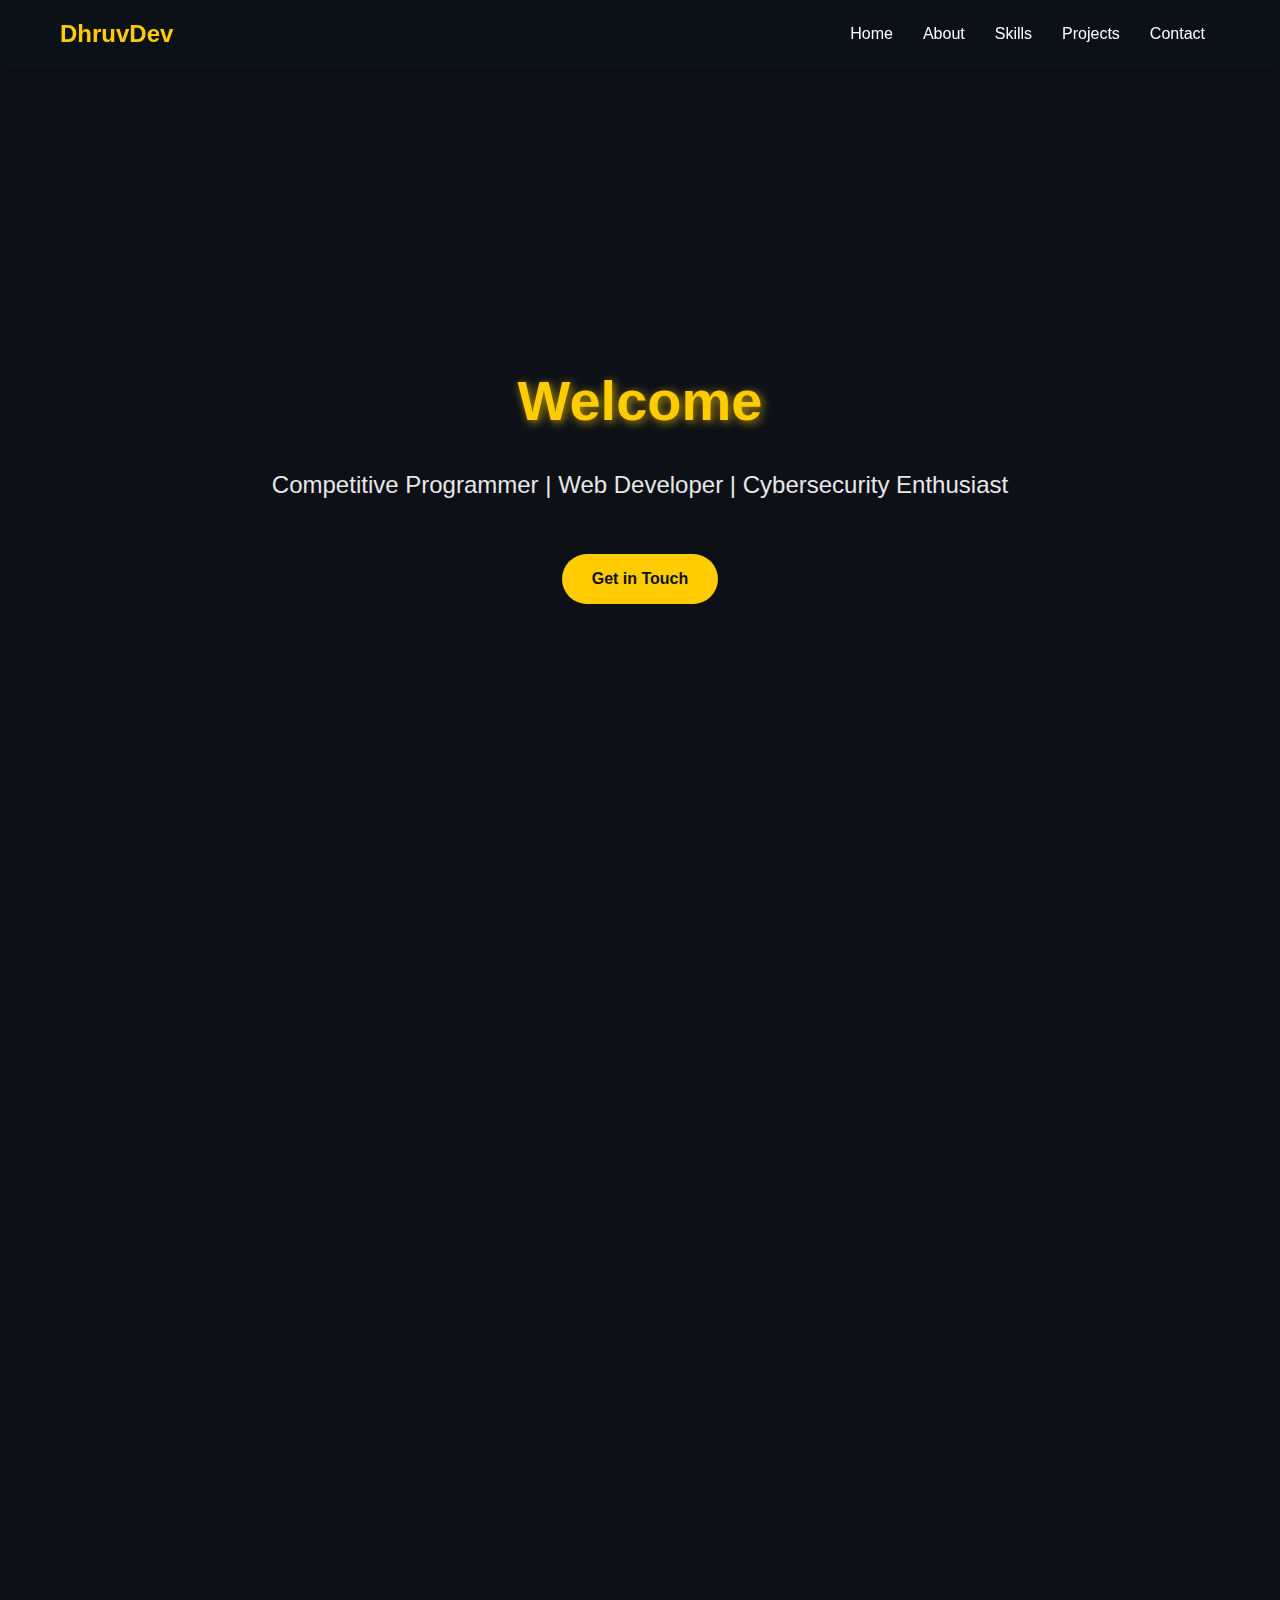
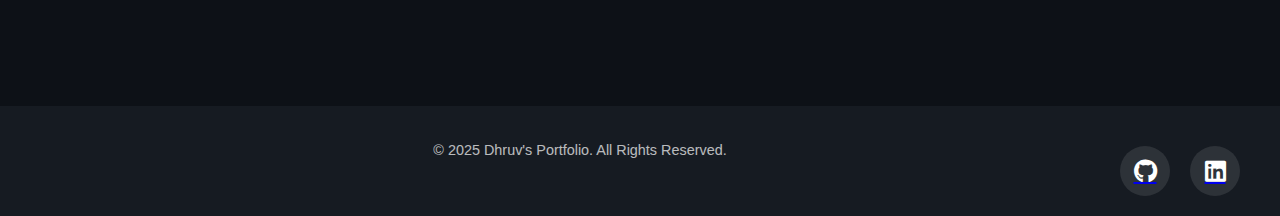
<file: index.html>
<!DOCTYPE html>
<html lang="en">

<head>
    <meta charset="UTF-8">
    <meta name="viewport" content="width=device-width, initial-scale=1.0">
    <title>Dhruv's Portfolio</title>
    <link rel="icon" type="image/png" href="PortfolioAssets\favicon\favicon-32x32.png">
    <link rel="stylesheet" href="styles.css">
    <link rel="stylesheet" href="https://cdnjs.cloudflare.com/ajax/libs/font-awesome/6.4.0/css/all.min.css">
</head>

<body>
    <nav>
        <div class="nav-container">
            <div class="logo">DhruvDev</div>
            <ul class="nav-links">
                <li><a href="#home">Home</a></li>
                <li><a href="#about">About</a></li>
                <li><a href="#skills">Skills</a></li>
                <li><a href="#projects">Projects</a></li>
                <li><a href="#contact">Contact</a></li>
            </ul>
        </div>
    </nav>

    <header id="home">
        <div class="container">
            <h1 id="typing-text" class="glow-text"></h1>
            <p class="subtitle">Competitive Programmer | Web Developer | Cybersecurity Enthusiast</p>
            <a href="#contact" class="cta-button">Get in Touch</a>
        </div>
    </header>

    <section id="about" class="fade-in">
        <div class="container">
            <h2>About Me</h2>
            <div class="about-content">
                <img src="PortfolioAssets\ProfilePicF.jpg" alt="Dhruv" class="profile-img">
                <div class="about-text">
                    <p>Hello! I'm Dhruv, a passionate developer with a keen interest in cybersecurity, backend development, and mobile app development using Flutter.</p>
                    <p>I love solving complex problems and creating efficient, user-friendly applications. My goal is to leverage technology to make a positive impact on the world.</p>
                    <p>When I'm not coding, you can find me exploring new technologies, listening to music or participating in hackathons</p>
                    <a href="PortfolioAssets\Resume_2ndYear.pdf" class="cta-button" download="Dhruv_Resume.pdf">Download Resume</a>
                </div>
            </div>
        </div>
    </section>

    <section id="skills" class="fade-in">
        <div class="container">
            <h2>My Skills</h2>
            <p>I've worked with a variety of technologies and continue to expand my skillset.</p>
            <div class="skills-container">
                <div class="skill">
                    <i class="fas fa-globe"></i>
                    <h3>Web Dev</h3>
                </div>
                <div class="skill">
                    <i class="fas fa-code"></i>
                    <h3>CP/DSA</h3>
                </div>
                <div class="skill">
                    <i class="fab fa-java"></i>
                    <h3>Java</h3>
                </div>
                <div class="skill">
                    <i class="fab fa-js"></i>
                    <h3>JavaScript</h3>
                </div>
                <div class="skill">
                    <i class="fab fa-node-js"></i>
                    <h3>Node.js</h3>
                </div>
                <div class="skill">
                    <i class="fas fa-database"></i>
                    <h3>MongoDB</h3>
                </div>
            </div>
        </div>
    </section>

    <section id="projects" class="fade-in">
        <div class="container">
            <h2>Projects</h2>
            <p>Here are some of the projects I've worked on recently.</p>
            <div class="projects-grid">
                <div class="project-card">
                    <h3>QR Code Generator</h3>
                    <p>Enter a link or text and generate a QR code that you can download and share.</p>
                    <div class="project-links">
                        <a href="qrcodegenerator.html"><i class="fas fa-external-link-alt"></i> Live DemoI</a>
                    </div>
                </div>
                <div class="project-card">
                    <h3>Bill Calculator and Splitter</h3>
                    <p>Enter the bill amount, the tip percentage and number of friends you're splitting it. All done in just a second.</p>
                    <div class="project-links">
                        <a href="billcalculator.html"><i class="fas fa-external-link-alt"></i> Live Demo</a>
                    </div>
                </div>
                <div class="project-card">
                    <h3>To-Do List</h3>
                    <p>Add your tasks for the day and stay organised with this user friendly to do list</p>
                    <div class="project-links">
                        <a href="ToDo.html"><i class="fas fa-external-link-alt"></i> Live Demo</a>
                    </div>
                </div>
                <div class="project-card">
                    <h3>Countdown Timer</h3>
                    <p>Count down to greatness with this minimalistic countdown timer</p>
                    <div class="project-links">
                        <a href="countdown-timer.html"><i class="fas fa-external-link-alt"></i> Live Demo</a>
                    </div>
                </div>
                <div class="project-card">
                    <h3>Password Strength Checker</h3>
                    <p>Make sure you're secure by checking how strong your password ranks on a simple, user friendly webpage</p>
                    <div class="project-links">
                        <a href="passwordStrengthChecker.html"><i class="fas fa-external-link-alt"></i> Live Demo</a>
                    </div>
                </div>
            </div>
        </div>
    </section>

    <section id="contact" class="fade-in">
        <div class="container">
            <h2>Contact Me</h2>
            <div class="contact-content">
                <p>I'm always open to new opportunities and collaborations. Feel free to reach out!</p>
                <p><i class="fas fa-envelope"></i> Email: dhruvsamuel05@gmail.com</p>
                <div class="social-links">
                    <a href="https://github.com/Embontooth"><i class="fab fa-github"></i></a>
                    <a href="https://www.linkedin.com/in/dhruv-samuel-0211a527a/"><i class="fab fa-linkedin"></i></a>
                    <a href="https://www.instagram.com/dhruv_samuel"><i class="fab fa-instagram"></i></a>
                </div>
            </div>
        </div>
    </section>

    <footer>
        <div class="footer-content">
            <p class="copyright">© 2025 Dhruv's Portfolio. All Rights Reserved.</p>
            <div class="social-links">
                <a href="#"><i class="fab fa-github"></i></a>
                <a href="#"><i class="fab fa-linkedin"></i></a>
            </div>
        </div>
    </footer>

    <script>
        // Typing effect
        const text = "Welcome to Dhruv's Portfolio";
        let index = 0;
        function typeEffect() {
            if (index < text.length) {
                document.getElementById("typing-text").textContent += text.charAt(index);
                index++;
                setTimeout(typeEffect, 100);
            }
        }

        // Fade-in animation for sections
        function fadeInOnScroll() {
            const elements = document.querySelectorAll('.fade-in');
            elements.forEach(element => {
                const elementTop = element.getBoundingClientRect().top;
                const elementBottom = element.getBoundingClientRect().bottom;
                const isVisible = (elementTop < window.innerHeight - 100) && (elementBottom >= 0);
                
                if (isVisible) {
                    element.classList.add('visible');
                }
            });
        }

        // Event listeners
        window.onload = function() {
            typeEffect();
            fadeInOnScroll();
        };

        window.addEventListener('scroll', fadeInOnScroll);
        
        // Smooth scrolling for navigation links
        document.querySelectorAll('a[href^="#"]').forEach(anchor => {
            anchor.addEventListener('click', function (e) {
                e.preventDefault();
                
                document.querySelector(this.getAttribute('href')).scrollIntoView({
                    behavior: 'smooth'
                });
            });
        });
    </script>
</body>

</html>
</file>
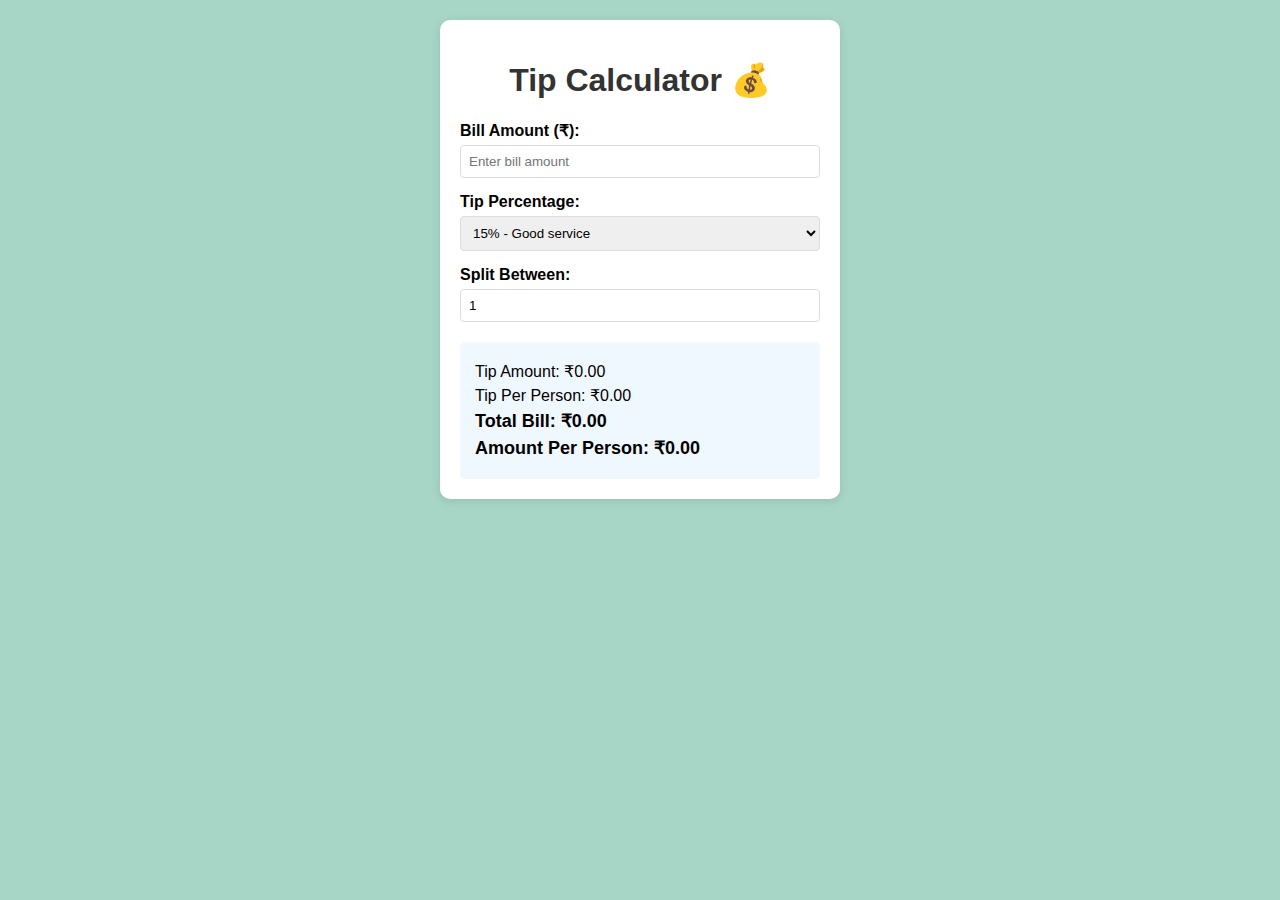
<file: billcalculator.html>
<!DOCTYPE html>
<html lang="en">
<head>
    <meta charset="UTF-8">
    <meta name="viewport" content="width=device-width, initial-scale=1.0">
    <title>Tip Calculator 💰</title>
    <style>
        body {
            font-family: Arial, sans-serif;
            max-width: 400px;
            margin: 0 auto;
            padding: 20px;
            background-color: #a7d5c6;
        }
        .calculator {
            background-color: white;
            border-radius: 10px;
            padding: 20px;
            box-shadow: 0 2px 10px rgba(0,0,0,0.1);
        }
        h1 {
            text-align: center;
            color: #333;
        }
        .input-group {
            margin-bottom: 15px;
        }
        label {
            display: block;
            margin-bottom: 5px;
            font-weight: bold;
        }
        input, select {
            width: 100%;
            padding: 8px;
            border: 1px solid #ddd;
            border-radius: 4px;
            box-sizing: border-box;
        }
        .result {
            margin-top: 20px;
            padding: 15px;
            background-color: #f0f8ff;
            border-radius: 5px;
        }
        .result p {
            margin: 5px 0;
            font-size: 16px;
        }
        .result .total {
            font-weight: bold;
            font-size: 18px;
        }
    </style>
</head>
<body>
    <div class="calculator">
        <h1>Tip Calculator 💰</h1>
        
        <div class="input-group">
            <label for="bill">Bill Amount (₹):</label>
            <input type="number" id="bill" min="0" placeholder="Enter bill amount">
        </div>
        
        <div class="input-group">
            <label for="tip">Tip Percentage:</label>
            <select id="tip">
                <option value="0.15">15% - Good service</option>
                <option value="0.18">18% - Great service</option>
                <option value="0.20">20% - Excellent service</option>
                <option value="0.25">25% - Outstanding service</option>
                <option value="0">Custom</option>
            </select>
        </div>
        
        <div class="input-group" id="custom-tip-container" style="display: none;">
            <label for="custom-tip">Custom Tip Percentage (%):</label>
            <input type="number" id="custom-tip" min="0" max="100" placeholder="Enter custom tip %">
        </div>
        
        <div class="input-group">
            <label for="people">Split Between:</label>
            <input type="number" id="people" min="1" value="1" placeholder="Number of people">
        </div>
        
        <div class="result">
            <p>Tip Amount: ₹<span id="tip-amount">0.00</span></p>
            <p>Tip Per Person: ₹<span id="tip-per-person">0.00</span></p>
            <p class="total">Total Bill: ₹<span id="total">0.00</span></p>
            <p class="total">Amount Per Person: ₹<span id="per-person">0.00</span></p>
        </div>
    </div>

    <script>
        // Get all the elements
        const billInput = document.getElementById('bill');
        const tipSelect = document.getElementById('tip');
        const customTipContainer = document.getElementById('custom-tip-container');
        const customTipInput = document.getElementById('custom-tip');
        const peopleInput = document.getElementById('people');
        const tipAmountSpan = document.getElementById('tip-amount');
        const tipPerPersonSpan = document.getElementById('tip-per-person');
        const totalSpan = document.getElementById('total');
        const perPersonSpan = document.getElementById('per-person');

        // Function to calculate and update values
        function calculateTip() {
            // Get bill amount
            const billAmount = parseFloat(billInput.value) || 0;
            
            // Get tip percentage
            let tipPercentage;
            if (tipSelect.value === "0") {
                tipPercentage = (parseFloat(customTipInput.value) || 0) / 100;
            } else {
                tipPercentage = parseFloat(tipSelect.value);
            }
            
            // Get number of people
            const numberOfPeople = parseInt(peopleInput.value) || 1;
            
            // Calculate tip and total
            const tipAmount = billAmount * tipPercentage;
            const totalAmount = billAmount + tipAmount;
            
            // Calculate per person amounts
            const tipPerPerson = tipAmount / numberOfPeople;
            const amountPerPerson = totalAmount / numberOfPeople;
            
            // Update the display
            tipAmountSpan.textContent = tipAmount.toFixed(2);
            tipPerPersonSpan.textContent = tipPerPerson.toFixed(2);
            totalSpan.textContent = totalAmount.toFixed(2);
            perPersonSpan.textContent = amountPerPerson.toFixed(2);
        }
        
        // Show/hide custom tip input based on selection
        tipSelect.addEventListener('change', function() {
            if (this.value === "0") {
                customTipContainer.style.display = "block";
            } else {
                customTipContainer.style.display = "none";
            }
            calculateTip();
        });
        
        // Add event listeners to inputs
        billInput.addEventListener('input', calculateTip);
        customTipInput.addEventListener('input', calculateTip);
        peopleInput.addEventListener('input', calculateTip);
    </script>
</body>
</html>
</file>
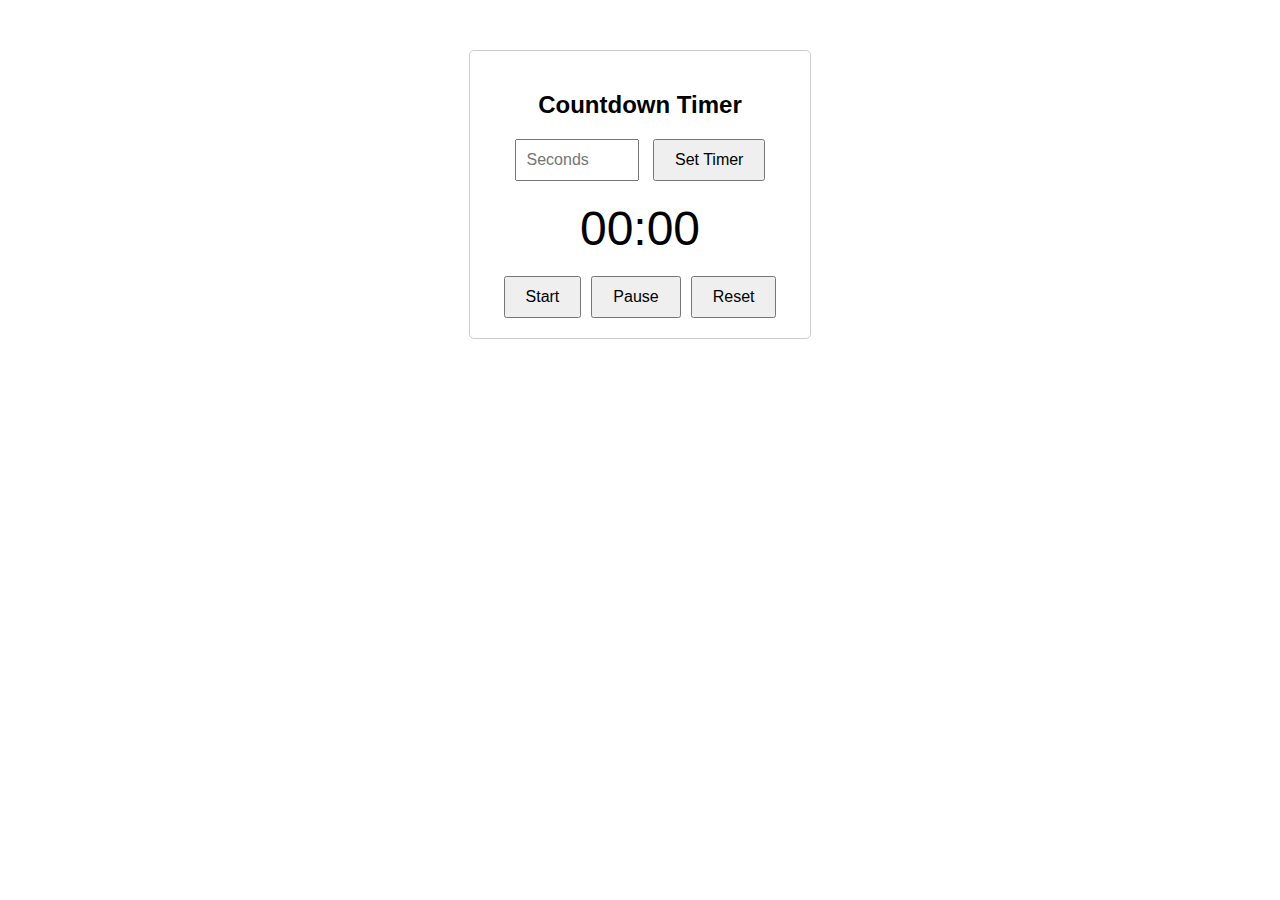
<file: countdown-timer.html>
<!DOCTYPE html>
<html lang="en">
<head>
    <meta charset="UTF-8">
    <meta name="viewport" content="width=device-width, initial-scale=1.0">
    <title>Countdown Timer</title>
    <style>
        body {
            font-family: Arial, sans-serif;
            text-align: center;
            margin-top: 50px;
        }
        
        .timer-container {
            width: 300px;
            margin: 0 auto;
            padding: 20px;
            border: 1px solid #ccc;
            border-radius: 5px;
        }
        
        .timer-display {
            font-size: 48px;
            margin: 20px 0;
        }
        
        .controls {
            display: flex;
            justify-content: center;
            gap: 10px;
        }
        
        button {
            padding: 10px 20px;
            font-size: 16px;
            cursor: pointer;
        }
        
        input {
            padding: 10px;
            font-size: 16px;
            width: 100px;
            margin-right: 10px;
        }
    </style>
</head>
<body>
    <div class="timer-container">
        <h2>Countdown Timer</h2>
        
        <div>
            <input type="number" id="time-input" placeholder="Seconds" min="1">
            <button id="set-btn">Set Timer</button>
        </div>
        
        <div class="timer-display" id="timer-display">00:00</div>
        
        <div class="controls">
            <button id="start-btn">Start</button>
            <button id="pause-btn">Pause</button>
            <button id="reset-btn">Reset</button>
        </div>
    </div>

    <script>
        // Timer variables
        let countdown;
        let remainingTime = 0;
        let isRunning = false;
        
        // DOM elements
        const timeInput = document.getElementById('time-input');
        const setBtn = document.getElementById('set-btn');
        const timerDisplay = document.getElementById('timer-display');
        const startBtn = document.getElementById('start-btn');
        const pauseBtn = document.getElementById('pause-btn');
        const resetBtn = document.getElementById('reset-btn');
        
        // Format time as MM:SS
        function formatTime(seconds) {
            const minutes = Math.floor(seconds / 60);
            const secs = seconds % 60;
            return `${minutes.toString().padStart(2, '0')}:${secs.toString().padStart(2, '0')}`;
        }
        
        // Set timer from input
        setBtn.addEventListener('click', () => {
            const inputTime = parseInt(timeInput.value);
            if (isNaN(inputTime) || inputTime <= 0) {
                alert('Please enter a valid positive number');
                return;
            }
            
            remainingTime = inputTime;
            timerDisplay.textContent = formatTime(remainingTime);
            
            // Stop any running timer
            if (isRunning) {
                clearInterval(countdown);
                isRunning = false;
            }
        });
        
        // Start the timer
        startBtn.addEventListener('click', () => {
            if (isRunning) return;
            if (remainingTime <= 0) {
                alert('Please set the timer first');
                return;
            }
            
            isRunning = true;
            
            countdown = setInterval(() => {
                remainingTime--;
                timerDisplay.textContent = formatTime(remainingTime);
                
                if (remainingTime <= 0) {
                    clearInterval(countdown);
                    isRunning = false;
                    alert('Time is up!');
                }
            }, 1000);
        });
        
        // Pause the timer
        pauseBtn.addEventListener('click', () => {
            if (isRunning) {
                clearInterval(countdown);
                isRunning = false;
            }
        });
        
        // Reset the timer
        resetBtn.addEventListener('click', () => {
            clearInterval(countdown);
            isRunning = false;
            remainingTime = 0;
            timerDisplay.textContent = formatTime(remainingTime);
            timeInput.value = '';
        });
    </script>
</body>
</html>
</file>
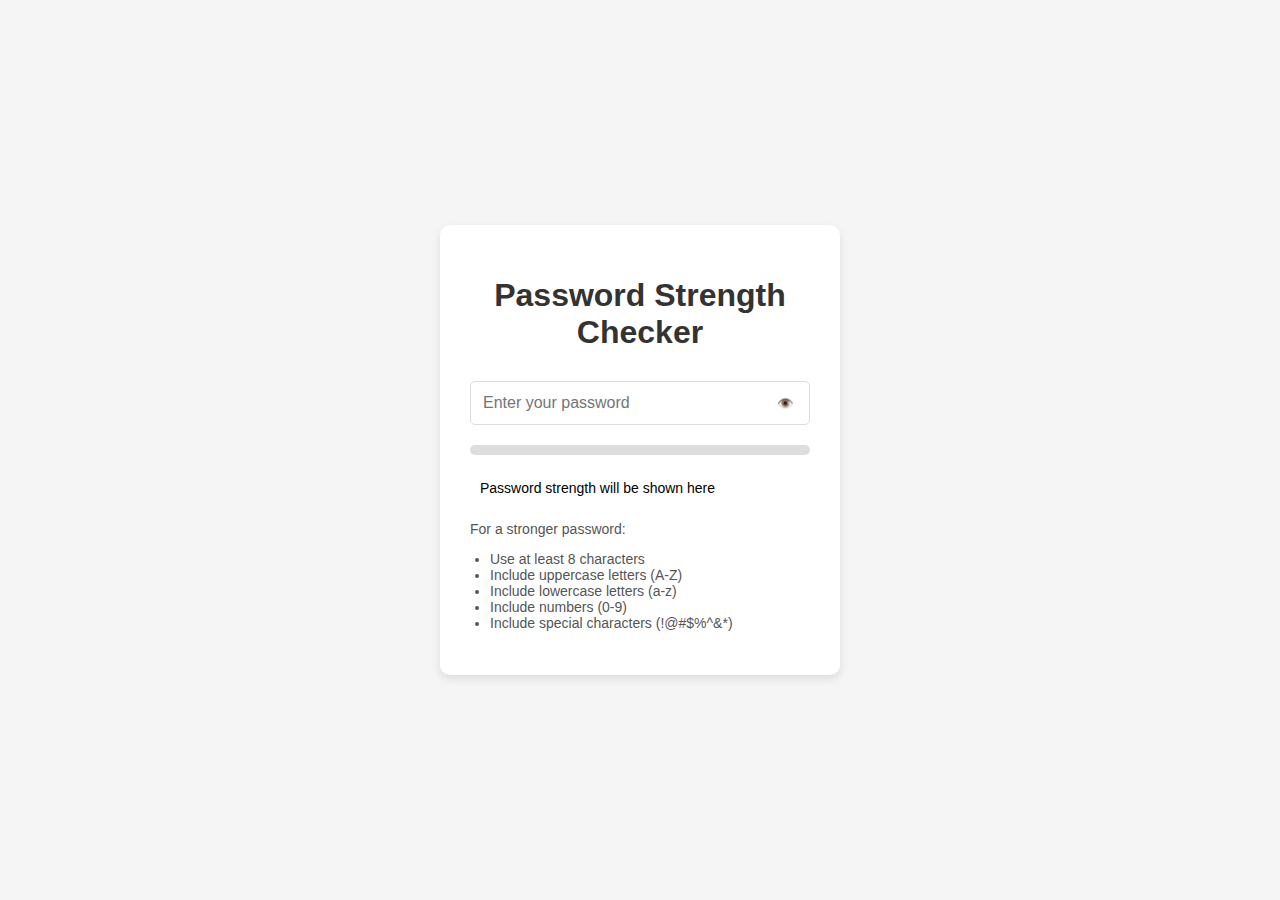
<file: passwordStrengthChecker.html>
<!DOCTYPE html>
<html lang="en">
<head>
    <meta charset="UTF-8">
    <meta name="viewport" content="width=device-width, initial-scale=1.0">
    <title>Password Strength Checker</title>
    <style>
        * {
            box-sizing: border-box;
            font-family: 'Segoe UI', Tahoma, Geneva, Verdana, sans-serif;
        }
        body {
            display: flex;
            justify-content: center;
            align-items: center;
            min-height: 100vh;
            margin: 0;
            background-color: #f5f5f5;
        }
        .container {
            background-color: white;
            border-radius: 10px;
            box-shadow: 0 4px 10px rgba(0, 0, 0, 0.1);
            padding: 30px;
            width: 400px;
        }
        h1 {
            text-align: center;
            color: #333;
            margin-bottom: 30px;
        }
        .input-group {
            position: relative;
            margin-bottom: 20px;
        }
        input {
            width: 100%;
            padding: 12px;
            border: 1px solid #ddd;
            border-radius: 5px;
            font-size: 16px;
        }
        .toggle-btn {
            position: absolute;
            right: 10px;
            top: 50%;
            transform: translateY(-50%);
            background: none;
            border: none;
            cursor: pointer;
            color: #555;
        }
        .strength-meter {
            height: 10px;
            background-color: #ddd;
            border-radius: 5px;
            margin-bottom: 15px;
        }
        .strength-meter-fill {
            height: 100%;
            border-radius: 5px;
            transition: width 0.3s ease, background-color 0.3s ease;
            width: 0;
        }
        .feedback {
            margin-top: 10px;
            padding: 10px;
            border-radius: 5px;
            font-size: 14px;
        }
        .weak {
            background-color: #ff4d4d;
            color: white;
        }
        .medium {
            background-color: #ffcc00;
            color: #333;
        }
        .strong {
            background-color: #2ecc71;
            color: white;
        }
        .suggestions {
            margin-top: 15px;
            font-size: 14px;
            color: #555;
        }
        ul {
            padding-left: 20px;
        }
    </style>
</head>
<body>
    <div class="container">
        <h1>Password Strength Checker </h1>
        <div class="input-group">
            <input type="password" id="password" placeholder="Enter your password" autocomplete="off">
            <button type="button" class="toggle-btn" id="togglePassword">👁️</button>
        </div>
        
        <div class="strength-meter">
            <div class="strength-meter-fill" id="strengthMeter"></div>
        </div>
        
        <div id="strengthText" class="feedback">Password strength will be shown here</div>
        
        <div class="suggestions" id="suggestions">
            <p>For a stronger password:</p>
            <ul>
                <li>Use at least 8 characters</li>
                <li>Include uppercase letters (A-Z)</li>
                <li>Include lowercase letters (a-z)</li>
                <li>Include numbers (0-9)</li>
                <li>Include special characters (!@#$%^&*)</li>
            </ul>
        </div>
    </div>

    <script>
        document.addEventListener('DOMContentLoaded', function() {
            const passwordInput = document.getElementById('password');
            const toggleButton = document.getElementById('togglePassword');
            const strengthMeter = document.getElementById('strengthMeter');
            const strengthText = document.getElementById('strengthText');
            const suggestions = document.getElementById('suggestions');

            // Toggle password visibility
            toggleButton.addEventListener('click', function() {
                if (passwordInput.type === 'password') {
                    passwordInput.type = 'text';
                    toggleButton.textContent = '👁️‍🗨️';
                } else {
                    passwordInput.type = 'password';
                    toggleButton.textContent = '👁️';
                }
            });

            // Check password strength
            passwordInput.addEventListener('input', function() {
                const password = passwordInput.value;
                const { score, feedback } = checkPasswordStrength(password);
                
                // Update strength meter
                strengthMeter.style.width = `${(score / 4) * 100}%`;
                
                // Update feedback text and color
                if (password === '') {
                    strengthText.textContent = 'Password strength will be shown here';
                    strengthText.className = 'feedback';
                    strengthMeter.style.width = '0';
                    strengthMeter.className = 'strength-meter-fill';
                } else if (score === 0 || score === 1) {
                    strengthText.textContent = 'Weak password';
                    strengthText.className = 'feedback weak';
                    strengthMeter.className = 'strength-meter-fill weak';
                } else if (score === 2 || score === 3) {
                    strengthText.textContent = 'Medium password';
                    strengthText.className = 'feedback medium';
                    strengthMeter.className = 'strength-meter-fill medium';
                } else {
                    strengthText.textContent = 'Strong password';
                    strengthText.className = 'feedback strong';
                    strengthMeter.className = 'strength-meter-fill strong';
                }
                
                // Update suggestions
                updateSuggestions(password, score);
            });
            
            function checkPasswordStrength(password) {
                let score = 0;
                let feedback = [];
                
                // If password is empty, return score 0
                if (password.length === 0) {
                    return { score, feedback };
                }
                
                // Check for length
                if (password.length >= 8) {
                    score += 1;
                }
                
                // Check for mix of uppercase and lowercase
                if (/[a-z]/.test(password) && /[A-Z]/.test(password)) {
                    score += 1;
                }
                
                // Check for numbers
                if (/\d/.test(password)) {
                    score += 1;
                }
                
                // Check for special characters
                if (/[!@#$%^&*()_+\-=\[\]{};':"\\|,.<>\/?]/.test(password)) {
                    score += 1;
                }
                
                // Check for repeated characters
                if (!/(.)\1{2,}/.test(password)) {
                    score += 0.5;
                }
                
                // Cap the score at 4
                score = Math.min(4, score);
                
                return { score, feedback };
            }
            
            function updateSuggestions(password, score) {
                let suggestionList = '';
                
                if (password.length < 8) {
                    suggestionList += '<li>Make your password at least 8 characters long</li>';
                }
                if (!/[A-Z]/.test(password)) {
                    suggestionList += '<li>Add uppercase letters (A-Z)</li>';
                }
                if (!/[a-z]/.test(password)) {
                    suggestionList += '<li>Add lowercase letters (a-z)</li>';
                }
                if (!/\d/.test(password)) {
                    suggestionList += '<li>Add numbers (0-9)</li>';
                }
                if (!/[!@#$%^&*()_+\-=\[\]{};':"\\|,.<>\/?]/.test(password)) {
                    suggestionList += '<li>Add special characters (!@#$%^&*)</li>';
                }
                if (/(.)\1{2,}/.test(password)) {
                    suggestionList += '<li>Avoid repeated characters</li>';
                }
                
                if (suggestionList) {
                    suggestions.innerHTML = `<p>Suggestions to improve your password:</p><ul>${suggestionList}</ul>`;
                } else if (score < 4) {
                    suggestions.innerHTML = `<p>Your password is good, but could be stronger.</p>`;
                } else {
                    suggestions.innerHTML = `<p>Excellent password! Your password is strong and secure.</p>`;
                }
            }
        });
    </script>
</body>
</html>
</file>
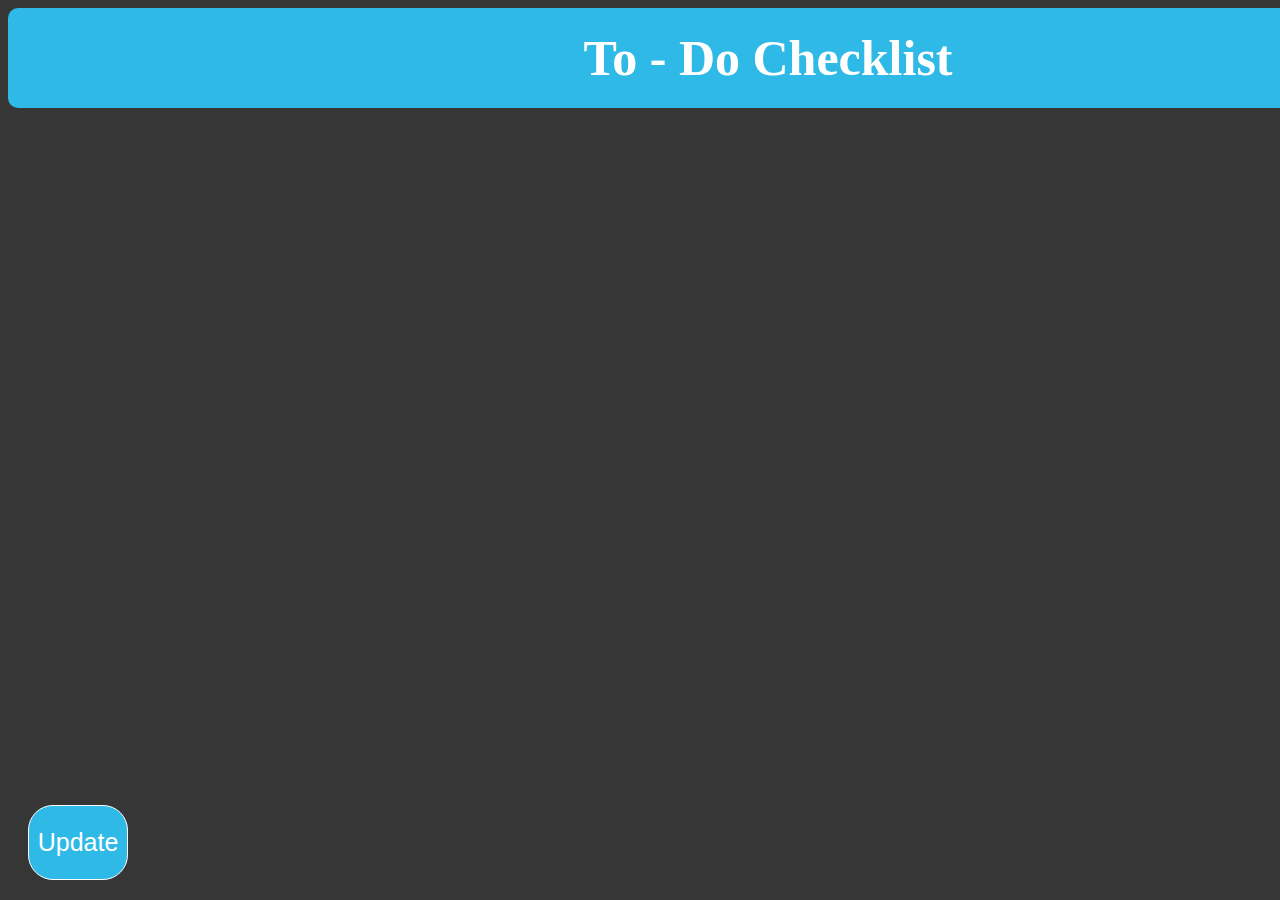
<file: ToDo.html>
<!DOCTYPE html>
<html lang="en">

<head>
    <meta charset="UTF-8">
    <meta name="viewport" content="width=device-width, initial-scale=1.0">
    <title>To Do list</title>
    <style>
        body {
            background-color: rgba(0, 0, 0, 0.79);
            overflow: hidden;
        }

        header {
            width: 1520px;
            background-color: rgb(47, 185, 231);
            height: 100px;
            font-size: 50px;
            color: white;
            display: flex;
            justify-content: center;
            align-items: center;
            font-weight: bold;
            border-radius: 10px;
        }

        .Button {
            height: 75px;
            width: 75px;
            bottom: 20px;
            margin-left: 1430px;
            background-color: rgb(47, 185, 231);
            position: fixed;
            color: white;
            font-size: 75px;
            display: flex;
            justify-content: center;
            align-items: center;
            border-radius: 25px;
            border: 1px solid white;
        }

        .Refresh {
            height: 75px;
            width: 100px;
            bottom: 20px;
            margin-left: 20px;
            background-color: rgb(47, 185, 231);
            position: fixed;
            color: white;
            font-size: 25px;
            display: flex;
            justify-content: center;
            align-items: center;
            border-radius: 25px;
            border: 1px solid white;
        }

        #tasks {
            display: flex;
            flex-direction: column;
            font-size: 35px;
            margin-left: 50px;
            margin-top: 30px;
            color: white;
        }
    </style>
</head>

<body>
    <header>To - Do Checklist</header>
    <main>
        <div id="tasks"></div>
        <button class="Refresh" onclick="removeCompletedTasks()">Update</button>
        <button class="Button" onclick="createtask()">+</button>
    </main>
</body>
<script>
    function createtask() {
        let task = prompt("Enter the new task");
        let newInput = document.createElement("input");
        newInput.type = "checkbox";
        newInput.style.width = "25px";
        newInput.style.height = "25px";
        newInput.style.borderRadius = "50%";
        newInput.style.border = "2px solid black";
        let newLabel = document.createElement("label");
        newLabel.innerHTML = task;
        newLabel.style.marginLeft = "10px";
        newInput.addEventListener("change", function () {
            if (this.checked) {
                newLabel.style.textDecoration = "line-through";
                newLabel.style.color = "gray";
            } else {
                newLabel.style.textDecoration = "none";
                newLabel.style.color = "black";
            }
        });
        let newTask = document.querySelector("#tasks");
        let newDiv = document.createElement("container");
        newDiv.className = "task";
        newDiv.style.display = "flex";
        newDiv.style.alignItems = "center";
        newDiv.append(newInput, newLabel);
        newTask.appendChild(newDiv);
    }
    function removeCompletedTasks() {
        let tasks = document.querySelectorAll(".task");
        tasks.forEach(task => {
            let checkbox = task.querySelector("input[type='checkbox']");
            if (checkbox.checked) {
                task.remove();
            }
        });
    }
</script>

</html>
</file>
<file: styles.css>
:root {
            --primary: #ffcc00;
            --primary-hover: #ff9900;
            --dark-bg: #0d1117;
            --section-bg: #161b22;
            --text: #ffffff;
        }

        * {
            margin: 0;
            padding: 0;
            box-sizing: border-box;
            scroll-behavior: smooth;
        }

        body {
            font-family: 'Poppins', sans-serif;
            background-color: var(--dark-bg);
            color: var(--text);
            text-align: center;
            margin: 0;
            padding: 0;
            overflow-x: hidden;
            line-height: 1.6;
        }

        .container {
            max-width: 1200px;
            margin: auto;
            padding: 0 20px;
        }

        nav {
            background-color: rgba(13, 17, 23, 0.95);
            position: fixed;
            top: 0;
            left: 0;
            right: 0;
            z-index: 100;
            padding: 15px 0;
            box-shadow: 0 2px 10px rgba(0, 0, 0, 0.3);
            backdrop-filter: blur(5px);
        }

        .nav-container {
            display: flex;
            justify-content: space-between;
            align-items: center;
            max-width: 1200px;
            margin: 0 auto;
            padding: 0 20px;
        }

        .logo {
            font-size: 1.5rem;
            font-weight: 700;
            color: var(--primary);
        }

        .nav-links {
            display: flex;
            list-style: none;
        }

        .nav-links li {
            margin: 0 15px;
        }

        .nav-links a {
            color: var(--text);
            text-decoration: none;
            font-weight: 500;
            font-size: 1rem;
            transition: all 0.3s ease;
        }

        .nav-links a:hover {
            color: var(--primary);
        }

        header {
            height: 100vh;
            display: flex;
            flex-direction: column;
            justify-content: center;
            align-items: center;
            padding-top: 60px;
        }

        h1 {
            font-size: 3.5em;
            color: var(--primary);
            text-shadow: 2px 2px 10px rgba(255, 204, 0, 0.7);
            margin-bottom: 20px;
        }

        .subtitle {
            font-size: 1.5em;
            opacity: 0.9;
            margin-bottom: 30px;
        }

        .cta-button {
            display: inline-block;
            background: var(--primary);
            color: var(--dark-bg);
            padding: 12px 30px;
            border-radius: 30px;
            font-weight: 600;
            transition: all 0.3s ease;
            margin-top: 20px;
            text-decoration: none;
        }

        .cta-button:hover {
            background: var(--primary-hover);
            transform: translateY(-3px);
            box-shadow: 0 5px 15px rgba(255, 204, 0, 0.4);
        }

        section {
            background: var(--section-bg);
            padding: 60px 20px;
            margin: 40px auto;
            border-radius: 15px;
            box-shadow: 0 0 20px rgba(0, 0, 0, 0.2);
            max-width: 1000px;
        }

        h2 {
            color: var(--primary);
            font-size: 2.2em;
            margin-bottom: 30px;
            position: relative;
            display: inline-block;
        }

        h2::after {
            content: '';
            position: absolute;
            width: 50%;
            height: 4px;
            background: var(--primary);
            bottom: -10px;
            left: 25%;
            border-radius: 2px;
        }

        p {
            font-size: 1.2em;
            opacity: 0.9;
            max-width: 800px;
            margin: 0 auto 20px;
        }

        .about-content {
            display: flex;
            flex-wrap: wrap;
            justify-content: center;
            align-items: center;
            gap: 30px;
        }

        .about-text {
            flex: 1;
            min-width: 300px;
            text-align: left;
        }

        .profile-img {
            width: 250px;
            height: 250px;
            border-radius: 50%;
            object-fit: cover;
            border: 5px solid var(--primary);
            box-shadow: 0 0 20px rgba(255, 204, 0, 0.5);
        }

        .skills-container {
            display: flex;
            flex-wrap: wrap;
            justify-content: center;
            gap: 20px;
            margin-top: 30px;
        }

        .skill {
            background: rgba(255, 255, 255, 0.1);
            border-radius: 10px;
            padding: 15px;
            width: 120px;
            text-align: center;
            transition: all 0.3s ease;
        }

        .skill:hover {
            transform: translateY(-5px);
            background: rgba(255, 204, 0, 0.2);
        }

        .skill i {
            font-size: 2.5rem;
            margin-bottom: 10px;
            color: var(--primary);
        }

        .projects-grid {
            display: grid;
            grid-template-columns: repeat(auto-fill, minmax(300px, 1fr));
            gap: 25px;
            margin-top: 30px;
        }

        .project-card {
            background: rgba(255, 255, 255, 0.05);
            border-radius: 10px;
            padding: 20px;
            transition: all 0.3s ease;
            text-align: left;
        }

        .project-card:hover {
            transform: translateY(-5px);
            box-shadow: 0 10px 20px rgba(0, 0, 0, 0.2);
        }

        .project-card h3 {
            color: var(--primary);
            margin-bottom: 15px;
        }

        .project-card p {
            font-size: 1em;
            margin-bottom: 15px;
        }

        .project-links {
            display: flex;
            gap: 15px;
        }

        .project-links a {
            color: var(--text);
            background: rgba(255, 204, 0, 0.2);
            padding: 5px 10px;
            border-radius: 5px;
            transition: all 0.3s ease;
            font-size: 0.9em;
        }

        .project-links a:hover {
            background: var(--primary);
            color: var(--dark-bg);
        }

        .contact-content {
            display: flex;
            flex-direction: column;
            align-items: center;
        }

        .social-links {
            display: flex;
            justify-content: center;
            gap: 20px;
            margin-top: 20px;
        }

        .social-links a {
            display: flex;
            align-items: center;
            justify-content: center;
            width: 50px;
            height: 50px;
            background: rgba(255, 255, 255, 0.1);
            border-radius: 50%;
            transition: all 0.3s ease;
        }

        .social-links a:hover {
            background: var(--primary);
            transform: translateY(-5px);
        }

        .social-links i {
            font-size: 1.5rem;
            color: var(--text);
        }

        .social-links a:hover i {
            color: var(--dark-bg);
        }

        footer {
            background: var(--section-bg);
            padding: 20px;
            margin-top: 40px;
            text-align: center;
        }

        .footer-content {
            max-width: 1200px;
            margin: 0 auto;
            display: flex;
            justify-content: space-between;
            align-items: center;
            flex-wrap: wrap;
        }

        .copyright {
            font-size: 0.9rem;
            opacity: 0.7;
        }

        .glow-text {
            animation: glow 1.5s infinite alternate;
        }

        @keyframes glow {
            from {
                text-shadow: 0 0 10px #ffcc00;
            }

            to {
                text-shadow: 0 0 20px #ff9900;
            }
        }

        @media (max-width: 768px) {
            h1 {
                font-size: 2.5em;
            }

            .nav-links {
                display: none;
            }

            .projects-grid {
                grid-template-columns: 1fr;
            }

            .about-content {
                flex-direction: column;
            }

            .footer-content {
                flex-direction: column;
                gap: 10px;
            }
        }

        .fade-in {
            opacity: 0;
            transform: translateY(20px);
            transition: opacity 0.5s ease, transform 0.5s ease;
        }

        .fade-in.visible {
            opacity: 1;
            transform: translateY(0);
        }
</file>
